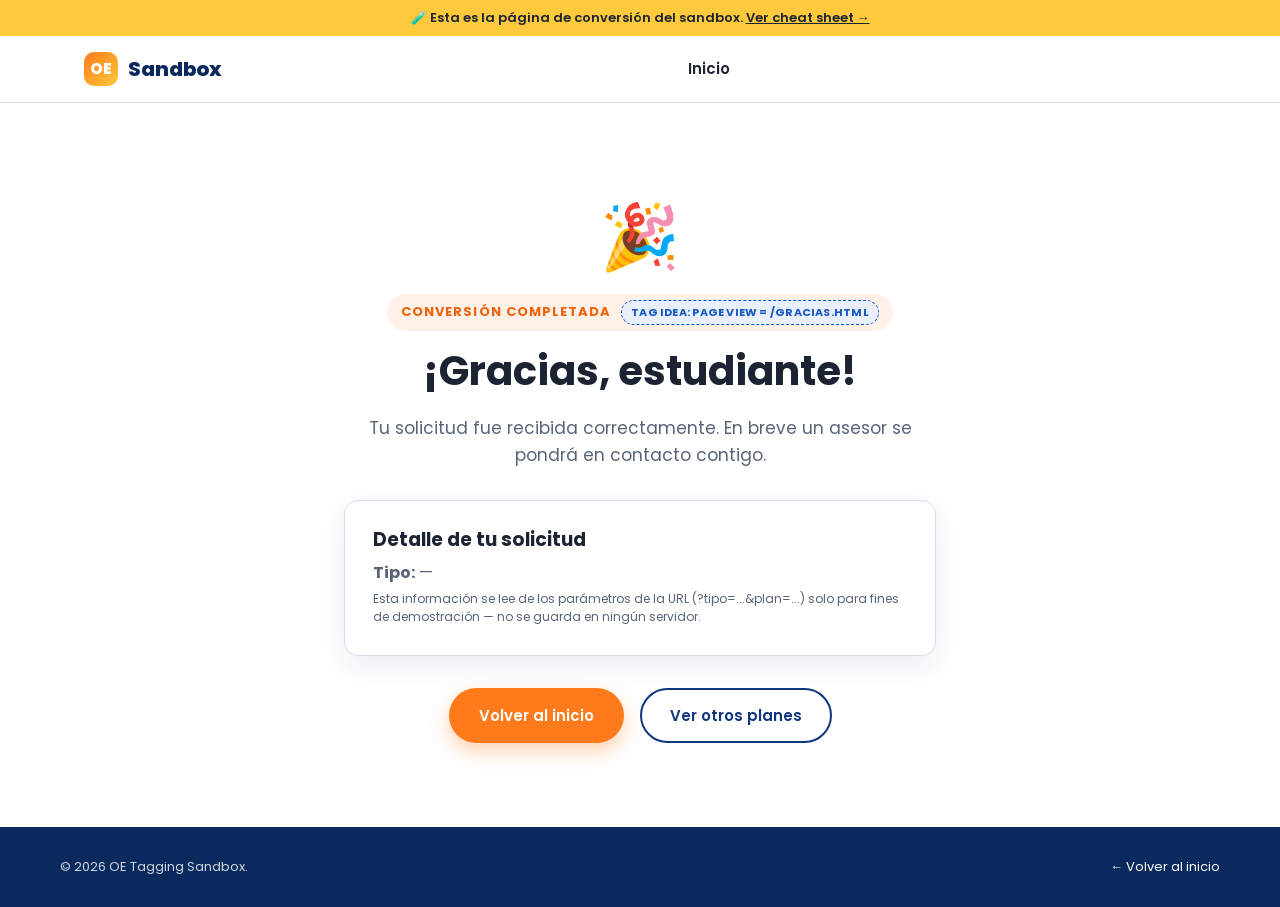
<file: gracias.html>
<!DOCTYPE html>
<html lang="es">
<head>
<!-- Google Tag Manager -->
<script>(function(w,d,s,l,i){w[l]=w[l]||[];w[l].push({'gtm.start':
new Date().getTime(),event:'gtm.js'});var f=d.getElementsByTagName(s)[0],
j=d.createElement(s),dl=l!='dataLayer'?'&l='+l:'';j.async=true;j.src=
'https://www.googletagmanager.com/gtm.js?id='+i+dl;f.parentNode.insertBefore(j,f);
})(window,document,'script','dataLayer','GTM-TQ2J5K9X');</script>
<!-- End Google Tag Manager -->
<meta charset="UTF-8">
<meta name="viewport" content="width=device-width, initial-scale=1.0">
<title>¡Gracias! | OE Tagging Sandbox</title>
<meta name="description" content="Página de confirmación / conversión — úsala como trigger de página vista para conversiones en GTM.">
<link rel="preconnect" href="https://fonts.googleapis.com">
<link href="https://fonts.googleapis.com/css2?family=Poppins:wght@400;500;600;700;800&display=swap" rel="stylesheet">
<link rel="stylesheet" href="assets/css/style.css">

<!-- Google Tag Manager -->
<script>(function(w,d,s,l,i){w[l]=w[l]||[];w[l].push({'gtm.start':
new Date().getTime(),event:'gtm.js'});var f=d.getElementsByTagName(s)[0],
j=d.createElement(s),dl=l!='dataLayer'?'&l='+l:'';j.async=true;j.src=
'https://www.googletagmanager.com/gtm.js?id='+i+dl;f.parentNode.insertBefore(j,f);
})(window,document,'script','dataLayer','GTM-XXXXXXX');</script>
<!-- End Google Tag Manager -->
</head>
<body>
<!-- Google Tag Manager (noscript) -->
<noscript><iframe src="https://www.googletagmanager.com/ns.html?id=GTM-TQ2J5K9X"
height="0" width="0" style="display:none;visibility:hidden"></iframe></noscript>
<!-- End Google Tag Manager (noscript) -->
  
<noscript><iframe src="https://www.googletagmanager.com/ns.html?id=GTM-XXXXXXX"
height="0" width="0" style="display:none;visibility:hidden"></iframe></noscript>

<div class="sandbox-banner">
  🧪 Esta es la página de conversión del sandbox. <a href="README.md">Ver cheat sheet →</a>
</div>

<header class="site-header">
  <nav class="nav">
    <a href="index.html" class="logo" data-nav-item="logo"><span class="logo-mark">OE</span> Sandbox</a>
    <ul class="nav-links" data-nav-links>
      <li><a href="index.html" data-nav-item="home">Inicio</a></li>
    </ul>
    <div class="nav-cta">
      <button class="nav-toggle" data-nav-toggle aria-label="Abrir menú">☰</button>
    </div>
  </nav>
</header>

<section class="section text-center">
  <div class="container" style="max-width:640px;">
    <div style="font-size:64px; margin-bottom:8px;">🎉</div>
    <span class="eyebrow">Conversión completada <span class="tag-hint" style="margin-left:6px;">tag idea: Page View = /gracias.html</span></span>
    <h1 class="section-title">¡Gracias, <span data-param="nombre">estudiante</span>!</h1>
    <p id="confirmation-message" style="font-size:17px;">Tu solicitud fue recibida correctamente. En breve un asesor se pondrá en contacto contigo.</p>

    <div class="card" style="text-align:left; margin:32px 0;">
      <h3>Detalle de tu solicitud</h3>
      <p style="margin-bottom:4px;"><strong>Tipo:</strong> <span data-param="tipo">—</span></p>
      <p style="margin-bottom:4px; display:none;" data-row-plan><strong>Plan seleccionado:</strong> <span data-param="plan">—</span></p>
      <p style="margin-bottom:4px; display:none;" data-row-precio><strong>Precio:</strong> $<span data-param="precio">—</span></p>
      <p style="margin-bottom:0; font-size:12px; color:var(--oe-gray-600);">Esta información se lee de los parámetros de la URL (?tipo=...&plan=...) solo para fines de demostración — no se guarda en ningún servidor.</p>
    </div>

    <a href="index.html" class="btn btn-primary" data-cta="thankyou-back-home">Volver al inicio</a>
    <a href="landing-pricing.html" class="btn btn-secondary" data-cta="thankyou-see-plans" style="margin-left:12px;">Ver otros planes</a>
  </div>
</section>

<footer class="site-footer" style="padding:30px 0;">
  <div class="container footer-bottom" style="border:none; padding:0;">
    <span>© 2026 OE Tagging Sandbox.</span>
    <a href="index.html" style="color:#fff;">← Volver al inicio</a>
  </div>
</footer>

<script src="assets/js/main.js"></script>
<script>
  // Solo para mostrar en pantalla los parámetros recibidos del formulario/plan.
  // No empuja nada a dataLayer a propósito: la página en sí (su URL) es lo que se tagguea.
  (function () {
    var params = new URLSearchParams(window.location.search);
    document.querySelectorAll('[data-param]').forEach(function (el) {
      var key = el.getAttribute('data-param');
      if (params.has(key) && params.get(key)) {
        el.textContent = decodeURIComponent(params.get(key));
      }
    });
    if (params.get('plan')) document.querySelector('[data-row-plan]').style.display = 'block';
    if (params.get('precio')) document.querySelector('[data-row-precio]').style.display = 'block';
  })();
</script>
</body>
</html>
</file>
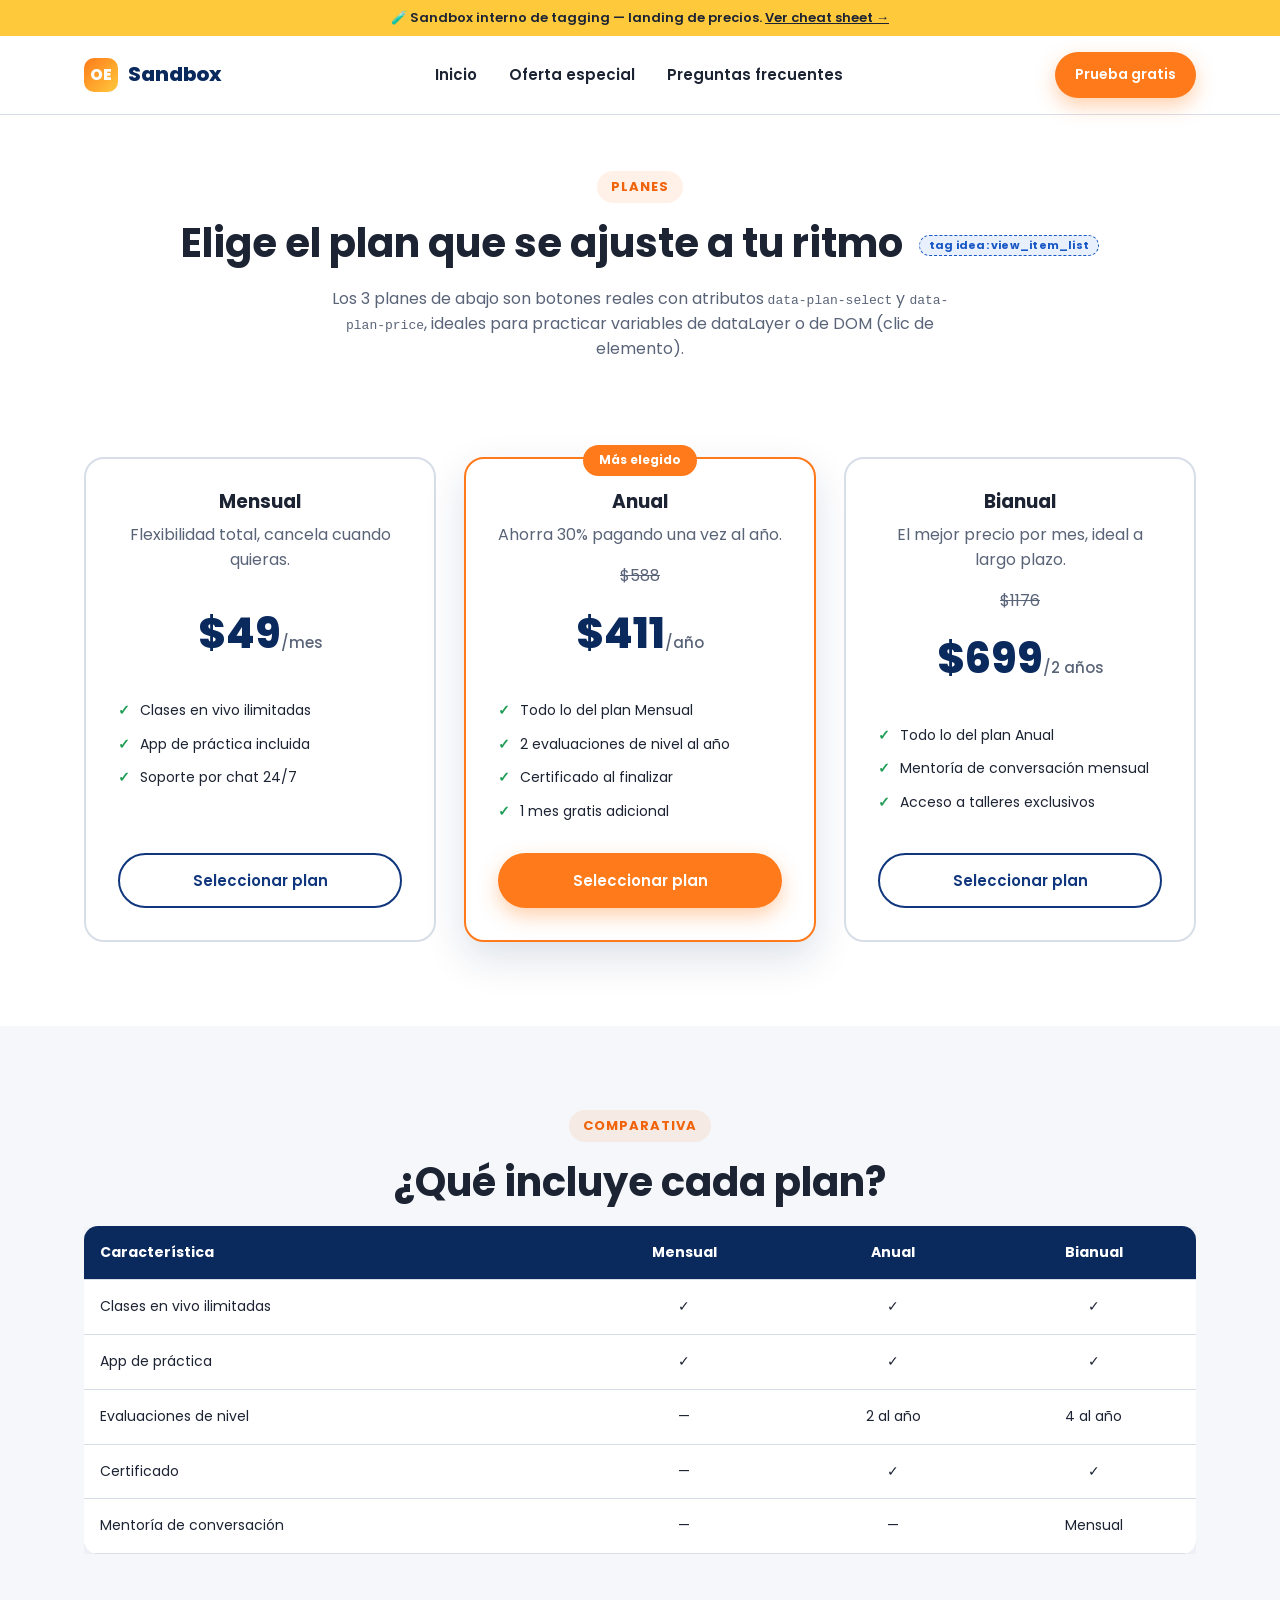
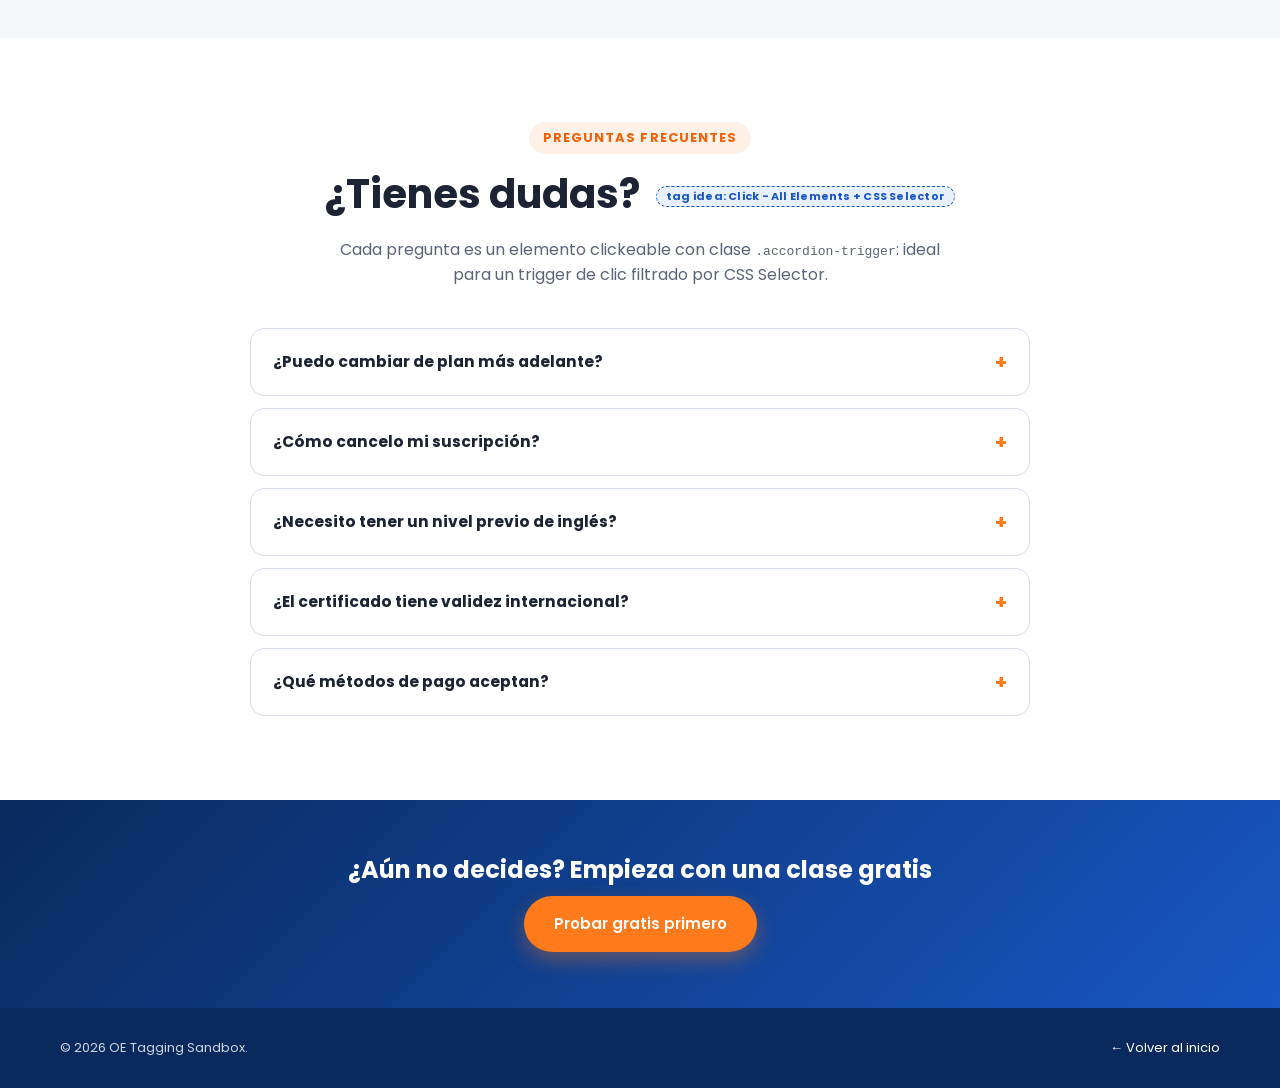
<file: landing-pricing.html>
<!DOCTYPE html>
<html lang="es">
<head>
<!-- Google Tag Manager -->
<script>(function(w,d,s,l,i){w[l]=w[l]||[];w[l].push({'gtm.start':
new Date().getTime(),event:'gtm.js'});var f=d.getElementsByTagName(s)[0],
j=d.createElement(s),dl=l!='dataLayer'?'&l='+l:'';j.async=true;j.src=
'https://www.googletagmanager.com/gtm.js?id='+i+dl;f.parentNode.insertBefore(j,f);
})(window,document,'script','dataLayer','GTM-TQ2J5K9X');</script>
<!-- End Google Tag Manager -->
<meta charset="UTF-8">
<meta name="viewport" content="width=device-width, initial-scale=1.0">
<title>Planes y Precios | OE Tagging Sandbox</title>
<meta name="description" content="Landing de pricing para practicar tagging tipo ecommerce: view_item_list, select_item, begin_checkout con GTM.">
<link rel="preconnect" href="https://fonts.googleapis.com">
<link href="https://fonts.googleapis.com/css2?family=Poppins:wght@400;500;600;700;800&display=swap" rel="stylesheet">
<link rel="stylesheet" href="assets/css/style.css">

<!-- Google Tag Manager -->
<script>(function(w,d,s,l,i){w[l]=w[l]||[];w[l].push({'gtm.start':
new Date().getTime(),event:'gtm.js'});var f=d.getElementsByTagName(s)[0],
j=d.createElement(s),dl=l!='dataLayer'?'&l='+l:'';j.async=true;j.src=
'https://www.googletagmanager.com/gtm.js?id='+i+dl;f.parentNode.insertBefore(j,f);
})(window,document,'script','dataLayer','GTM-XXXXXXX');</script>
<!-- End Google Tag Manager -->
</head>
<body>
<!-- Google Tag Manager (noscript) -->
<noscript><iframe src="https://www.googletagmanager.com/ns.html?id=GTM-TQ2J5K9X"
height="0" width="0" style="display:none;visibility:hidden"></iframe></noscript>
<!-- End Google Tag Manager (noscript) -->
  
<noscript><iframe src="https://www.googletagmanager.com/ns.html?id=GTM-XXXXXXX"
height="0" width="0" style="display:none;visibility:hidden"></iframe></noscript>

<div class="sandbox-banner">
  🧪 Sandbox interno de tagging — landing de precios. <a href="README.md">Ver cheat sheet →</a>
</div>

<header class="site-header">
  <nav class="nav">
    <a href="index.html" class="logo" data-nav-item="logo"><span class="logo-mark">OE</span> Sandbox</a>
    <ul class="nav-links" data-nav-links>
      <li><a href="index.html" data-nav-item="home">Inicio</a></li>
      <li><a href="landing-promo.html" data-nav-item="promo">Oferta especial</a></li>
      <li><a href="#faq" data-nav-item="faq">Preguntas frecuentes</a></li>
    </ul>
    <div class="nav-cta">
      <a href="landing-promo.html" class="btn btn-primary btn-sm" data-cta="nav-trial">Prueba gratis</a>
      <button class="nav-toggle" data-nav-toggle aria-label="Abrir menú">☰</button>
    </div>
  </nav>
</header>

<!-- ============ HERO ============ -->
<section class="section--tight text-center">
  <div class="container">
    <span class="eyebrow">Planes</span>
    <h1 class="section-title">Elige el plan que se ajuste a tu ritmo <span class="tag-hint">tag idea: view_item_list</span></h1>
    <p class="section-subtitle">Los 3 planes de abajo son botones reales con atributos <code>data-plan-select</code> y <code>data-plan-price</code>, ideales para practicar variables de dataLayer o de DOM (clic de elemento).</p>
  </div>
</section>

<!-- ============ PRICING CARDS ============ -->
<section class="section" style="padding-top:0;">
  <div class="container grid grid-3" data-item-list="planes-oe">

    <div class="pricing-card" data-item-id="plan-mensual">
      <h3>Mensual</h3>
      <p>Flexibilidad total, cancela cuando quieras.</p>
      <div class="price">$49<span>/mes</span></div>
      <ul class="plan-features">
        <li>Clases en vivo ilimitadas</li>
        <li>App de práctica incluida</li>
        <li>Soporte por chat 24/7</li>
      </ul>
      <button class="btn btn-secondary btn-block" data-plan-select="Mensual" data-plan-price="49" id="btn-plan-mensual">Seleccionar plan</button>
    </div>

    <div class="pricing-card is-featured" data-item-id="plan-anual">
      <span class="pricing-badge">Más elegido</span>
      <h3>Anual</h3>
      <p>Ahorra 30% pagando una vez al año.</p>
      <div class="price-old">$588</div>
      <div class="price">$411<span>/año</span></div>
      <ul class="plan-features">
        <li>Todo lo del plan Mensual</li>
        <li>2 evaluaciones de nivel al año</li>
        <li>Certificado al finalizar</li>
        <li>1 mes gratis adicional</li>
      </ul>
      <button class="btn btn-primary btn-block" data-plan-select="Anual" data-plan-price="411" id="btn-plan-anual">Seleccionar plan</button>
    </div>

    <div class="pricing-card" data-item-id="plan-bianual">
      <h3>Bianual</h3>
      <p>El mejor precio por mes, ideal a largo plazo.</p>
      <div class="price-old">$1176</div>
      <div class="price">$699<span>/2 años</span></div>
      <ul class="plan-features">
        <li>Todo lo del plan Anual</li>
        <li>Mentoría de conversación mensual</li>
        <li>Acceso a talleres exclusivos</li>
      </ul>
      <button class="btn btn-secondary btn-block" data-plan-select="Bianual" data-plan-price="699" id="btn-plan-bianual">Seleccionar plan</button>
    </div>

  </div>
</section>

<!-- ============ TABLA COMPARATIVA ============ -->
<section class="section section--gray">
  <div class="container">
    <div class="text-center">
      <span class="eyebrow">Comparativa</span>
      <h2 class="section-title">¿Qué incluye cada plan?</h2>
    </div>
    <div style="overflow-x:auto;">
      <table class="compare-table">
        <thead>
          <tr><th>Característica</th><th>Mensual</th><th>Anual</th><th>Bianual</th></tr>
        </thead>
        <tbody>
          <tr><td>Clases en vivo ilimitadas</td><td>✓</td><td>✓</td><td>✓</td></tr>
          <tr><td>App de práctica</td><td>✓</td><td>✓</td><td>✓</td></tr>
          <tr><td>Evaluaciones de nivel</td><td>—</td><td>2 al año</td><td>4 al año</td></tr>
          <tr><td>Certificado</td><td>—</td><td>✓</td><td>✓</td></tr>
          <tr><td>Mentoría de conversación</td><td>—</td><td>—</td><td>Mensual</td></tr>
        </tbody>
      </table>
    </div>
  </div>
</section>

<!-- ============ FAQ ACCORDION ============ -->
<section class="section" id="faq">
  <div class="container">
    <div class="text-center">
      <span class="eyebrow">Preguntas frecuentes</span>
      <h2 class="section-title">¿Tienes dudas? <span class="tag-hint">tag idea: Click - All Elements + CSS Selector</span></h2>
      <p class="section-subtitle">Cada pregunta es un elemento clickeable con clase <code>.accordion-trigger</code>: ideal para un trigger de clic filtrado por CSS Selector.</p>
    </div>
    <div class="accordion">
      <div class="accordion-item" data-faq-id="cambio-plan">
        <button class="accordion-trigger">¿Puedo cambiar de plan más adelante?<span class="icon">+</span></button>
        <div class="accordion-panel"><p>Sí, puedes hacer upgrade o downgrade de tu plan en cualquier momento desde tu cuenta.</p></div>
      </div>
      <div class="accordion-item" data-faq-id="cancelacion">
        <button class="accordion-trigger">¿Cómo cancelo mi suscripción?<span class="icon">+</span></button>
        <div class="accordion-panel"><p>Puedes cancelar cuando quieras desde la sección de configuración de tu cuenta, sin penalidades.</p></div>
      </div>
      <div class="accordion-item" data-faq-id="nivel">
        <button class="accordion-trigger">¿Necesito tener un nivel previo de inglés?<span class="icon">+</span></button>
        <div class="accordion-panel"><p>No, hacemos una evaluación inicial gratuita para ubicarte en el nivel correcto desde tu primera clase.</p></div>
      </div>
      <div class="accordion-item" data-faq-id="certificado">
        <button class="accordion-trigger">¿El certificado tiene validez internacional?<span class="icon">+</span></button>
        <div class="accordion-panel"><p>El certificado avala el nivel alcanzado dentro de nuestro programa y es aceptado por empresas aliadas.</p></div>
      </div>
      <div class="accordion-item" data-faq-id="pago">
        <button class="accordion-trigger">¿Qué métodos de pago aceptan?<span class="icon">+</span></button>
        <div class="accordion-panel"><p>Tarjetas de crédito/débito, y en algunos países pago contra entrega o transferencia bancaria.</p></div>
      </div>
    </div>
  </div>
</section>

<!-- ============ CTA final ============ -->
<section class="section--navy section--tight text-center">
  <div class="container">
    <h2 style="color:#fff;">¿Aún no decides? Empieza con una clase gratis</h2>
    <a href="landing-promo.html" class="btn btn-primary" data-cta="pricing-to-promo">Probar gratis primero</a>
  </div>
</section>

<footer class="site-footer" style="padding:30px 0;">
  <div class="container footer-bottom" style="border:none; padding:0;">
    <span>© 2026 OE Tagging Sandbox.</span>
    <a href="index.html" style="color:#fff;">← Volver al inicio</a>
  </div>
</footer>

<script src="assets/js/main.js"></script>
</body>
</html>
</file>
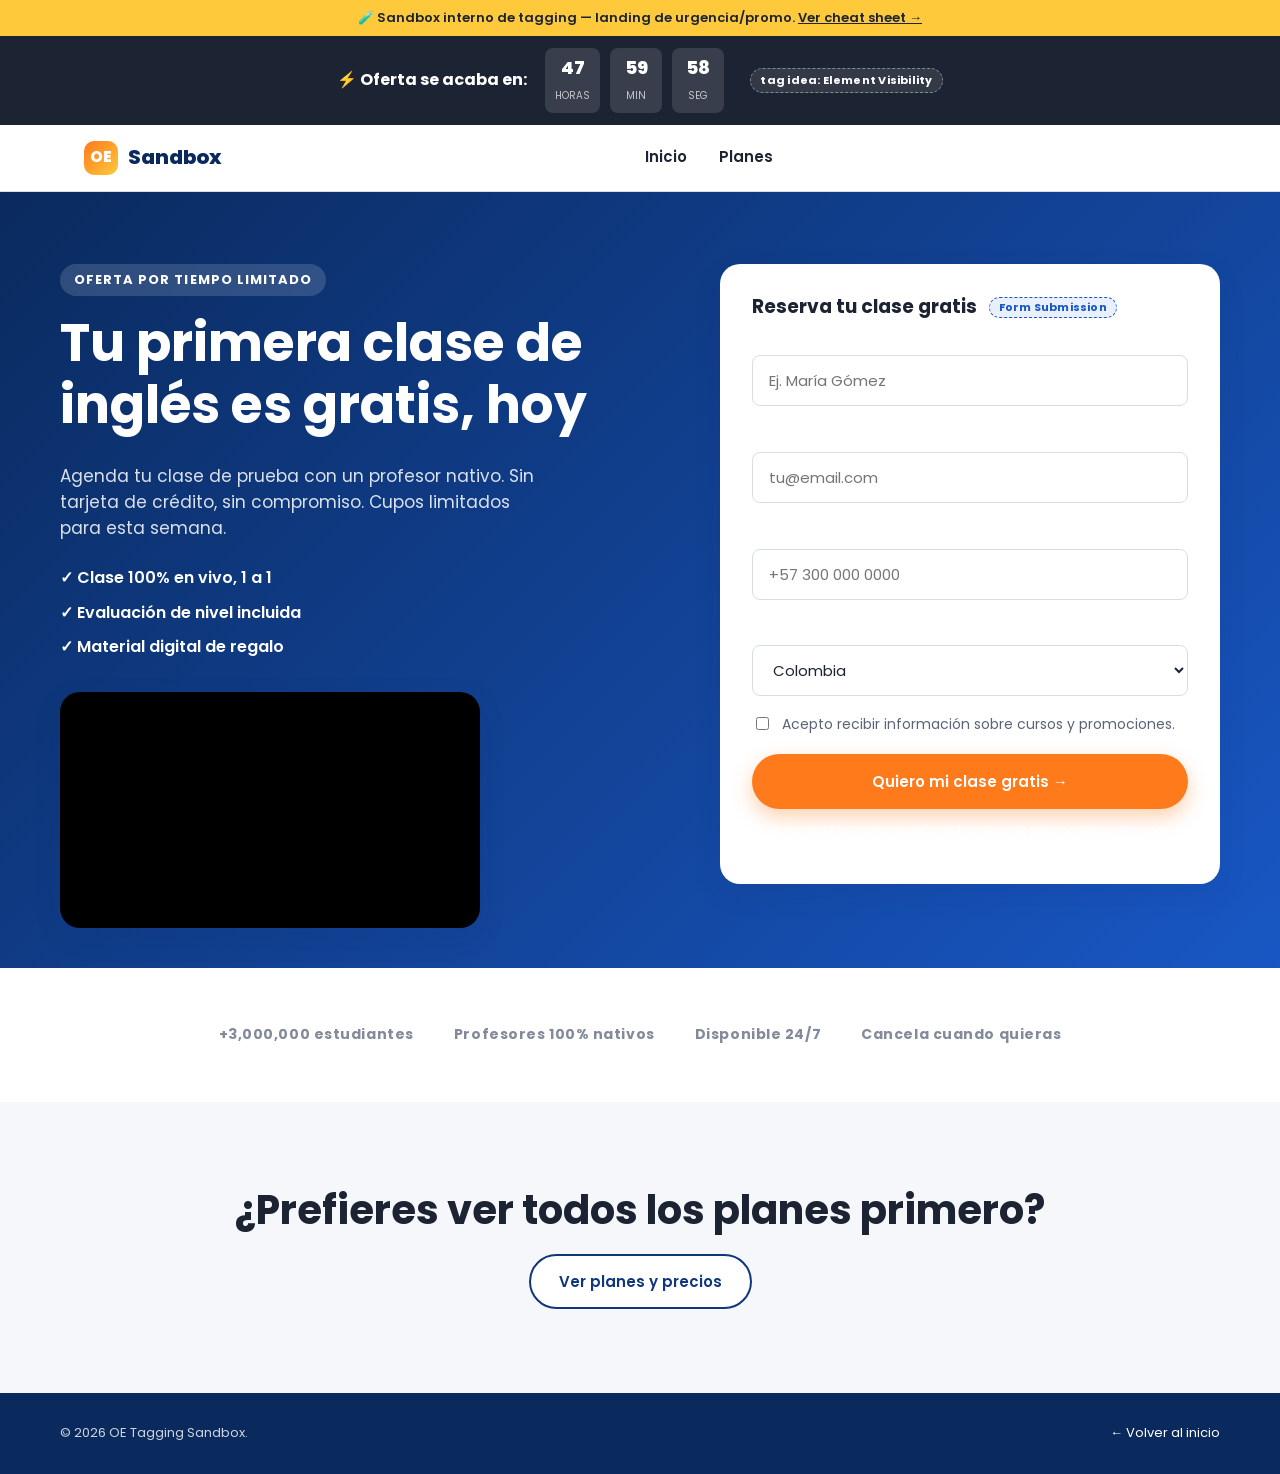
<file: landing-promo.html>
<!DOCTYPE html>
<html lang="es">
<head>
<!-- Google Tag Manager -->
<script>(function(w,d,s,l,i){w[l]=w[l]||[];w[l].push({'gtm.start':
new Date().getTime(),event:'gtm.js'});var f=d.getElementsByTagName(s)[0],
j=d.createElement(s),dl=l!='dataLayer'?'&l='+l:'';j.async=true;j.src=
'https://www.googletagmanager.com/gtm.js?id='+i+dl;f.parentNode.insertBefore(j,f);
})(window,document,'script','dataLayer','GTM-TQ2J5K9X');</script>
<!-- End Google Tag Manager -->
<meta charset="UTF-8">
<meta name="viewport" content="width=device-width, initial-scale=1.0">
<title>Prueba Gratis — Oferta por Tiempo Limitado | OE Tagging Sandbox</title>
<meta name="description" content="Landing de urgencia/promo para practicar countdown, lead forms y sticky CTA con GTM.">
<link rel="preconnect" href="https://fonts.googleapis.com">
<link href="https://fonts.googleapis.com/css2?family=Poppins:wght@400;500;600;700;800&display=swap" rel="stylesheet">
<link rel="stylesheet" href="assets/css/style.css">

<!-- Google Tag Manager -->
<script>(function(w,d,s,l,i){w[l]=w[l]||[];w[l].push({'gtm.start':
new Date().getTime(),event:'gtm.js'});var f=d.getElementsByTagName(s)[0],
j=d.createElement(s),dl=l!='dataLayer'?'&l='+l:'';j.async=true;j.src=
'https://www.googletagmanager.com/gtm.js?id='+i+dl;f.parentNode.insertBefore(j,f);
})(window,document,'script','dataLayer','GTM-XXXXXXX');</script>
<!-- End Google Tag Manager -->
</head>
<body>
<!-- Google Tag Manager (noscript) -->
<noscript><iframe src="https://www.googletagmanager.com/ns.html?id=GTM-TQ2J5K9X"
height="0" width="0" style="display:none;visibility:hidden"></iframe></noscript>
<!-- End Google Tag Manager (noscript) -->
  
<noscript><iframe src="https://www.googletagmanager.com/ns.html?id=GTM-XXXXXXX"
height="0" width="0" style="display:none;visibility:hidden"></iframe></noscript>

<div class="sandbox-banner">
  🧪 Sandbox interno de tagging — landing de urgencia/promo. <a href="README.md">Ver cheat sheet →</a>
</div>

<!-- ============ COUNTDOWN BAR ============ -->
<div class="countdown-bar">
  <div class="container">
    <strong>⚡ Oferta se acaba en:</strong>
    <div class="countdown-timer" data-countdown>
      <div><span data-cd-hours>48</span><small>Horas</small></div>
      <div><span data-cd-minutes>00</span><small>Min</small></div>
      <div><span data-cd-seconds>00</span><small>Seg</small></div>
    </div>
    <span class="tag-hint" style="background:rgba(255,255,255,.1); color:#fff; border-color:rgba(255,255,255,.4);">tag idea: Element Visibility</span>
  </div>
</div>

<!-- ============ HEADER SIMPLE ============ -->
<header class="site-header">
  <nav class="nav">
    <a href="index.html" class="logo" data-nav-item="logo"><span class="logo-mark">OE</span> Sandbox</a>
    <ul class="nav-links" data-nav-links>
      <li><a href="index.html" data-nav-item="home">Inicio</a></li>
      <li><a href="landing-pricing.html" data-nav-item="pricing">Planes</a></li>
    </ul>
    <div class="nav-cta">
      <button class="nav-toggle" data-nav-toggle aria-label="Abrir menú">☰</button>
    </div>
  </nav>
</header>

<!-- ============ HERO + FORM ============ -->
<section class="section--navy">
  <div class="container hero" style="align-items:flex-start;">
    <div>
      <span class="eyebrow" style="background:rgba(255,255,255,.15); color:#fff;">Oferta por tiempo limitado</span>
      <h1>Tu primera clase de inglés es gratis, hoy</h1>
      <p style="color:rgba(255,255,255,.85); font-size:17px; max-width:480px;">
        Agenda tu clase de prueba con un profesor nativo. Sin tarjeta de crédito, sin compromiso.
        Cupos limitados para esta semana.
      </p>
      <ul style="margin-top:24px; display:flex; flex-direction:column; gap:10px;">
        <li style="color:#fff; font-weight:600;">✓ Clase 100% en vivo, 1 a 1</li>
        <li style="color:#fff; font-weight:600;">✓ Evaluación de nivel incluida</li>
        <li style="color:#fff; font-weight:600;">✓ Material digital de regalo</li>
      </ul>
      <div class="video-frame" style="max-width:420px; margin-top:32px;">
        <iframe
          src="https://www.youtube.com/embed/YE7VzlLtp-4?enablejsapi=1&rel=0"
          title="Testimonio en video (placeholder)"
          allow="accelerometer; autoplay; clipboard-write; encrypted-media; gyroscope; picture-in-picture"
          allowfullscreen></iframe>
      </div>
    </div>

    <div class="form-card" id="lead-form-card">
      <h3 style="color:var(--oe-gray-900);">Reserva tu clase gratis <span class="tag-hint">Form Submission</span></h3>
      <form data-lead-form id="form-lead-promo" name="lead-promo" method="POST" data-netlify="true" netlify-honeypot="bot-field" action="/gracias.html?tipo=prueba-gratis">
  <input type="hidden" name="form-name" value="lead-promo" />
  <p style="display:none;"><label>No llenar: <input name="bot-field" /></label></p>
        <div class="field">
          <label for="lead-name">Nombre completo</label>
          <input type="text" id="lead-name" name="name" placeholder="Ej. María Gómez" required>
        </div>
        <div class="field">
          <label for="lead-email">Correo electrónico</label>
          <input type="email" id="lead-email" name="email" placeholder="tu@email.com" required>
        </div>
        <div class="field">
          <label for="lead-phone">Teléfono / WhatsApp</label>
          <input type="tel" id="lead-phone" name="phone" placeholder="+57 300 000 0000" required>
        </div>
        <div class="field">
          <label for="lead-country">País</label>
          <select id="lead-country" name="country">
            <option value="CO">Colombia</option>
            <option value="MX">México</option>
            <option value="BR">Brasil</option>
            <option value="AR">Argentina</option>
            <option value="ES">España</option>
            <option value="US">Estados Unidos</option>
            <option value="OTRO">Otro</option>
          </select>
        </div>
        <div class="field field-check">
          <input type="checkbox" id="lead-terms" name="terms" required>
          <label for="lead-terms" style="margin:0; font-weight:400;">Acepto recibir información sobre cursos y promociones.</label>
        </div>
        <button type="submit" class="btn btn-primary btn-block" id="btn-submit-lead" data-cta="submit-lead-promo">Quiero mi clase gratis →</button>
      </form>
      <p class="form-note">Al enviar este formulario serás redirigido a la página de confirmación.</p>
    </div>
  </div>
</section>

<!-- ============ TRUST ============ -->
<section class="section--tight">
  <div class="container">
    <div class="trust-strip">
      <span>+3,000,000 estudiantes</span>
      <span>Profesores 100% nativos</span>
      <span>Disponible 24/7</span>
      <span>Cancela cuando quieras</span>
    </div>
  </div>
</section>

<!-- ============ CTA final ============ -->
<section class="section section--gray text-center">
  <div class="container">
    <h2 class="section-title">¿Prefieres ver todos los planes primero?</h2>
    <a href="landing-pricing.html" class="btn btn-secondary" data-cta="promo-to-pricing">Ver planes y precios</a>
  </div>
</section>

<!-- ============ STICKY CTA MOBILE ============ -->
<div class="sticky-cta" data-sticky-cta>
  <div>
    <strong>Cupos limitados esta semana</strong>
    <small>Clase de prueba 100% gratis</small>
  </div>
  <a href="#lead-form-card" class="btn btn-primary btn-sm" data-cta="sticky-cta-trial">Reservar</a>
</div>

<footer class="site-footer" style="padding:30px 0;">
  <div class="container footer-bottom" style="border:none; padding:0;">
    <span>© 2026 OE Tagging Sandbox.</span>
    <a href="index.html" style="color:#fff;">← Volver al inicio</a>
  </div>
</footer>

<script src="assets/js/main.js"></script>
</body>
</html>
</file>
<file: assets/css/style.css>
/* ==========================================================================
   OE Tagging Sandbox — hoja de estilos compartida
   Paleta inspirada en el mundo edtech de aprendizaje de idiomas
   (azul confianza + acento naranja energía) — NO son assets oficiales,
   es un sitio de práctica interno.
   ========================================================================== */

:root {
  --oe-blue-900: #0a2a5e;
  --oe-blue-700: #10367d;
  --oe-blue-500: #1857c4;
  --oe-blue-100: #e8f0fe;
  --oe-orange-500: #ff7a1a;
  --oe-orange-600: #f0630a;
  --oe-yellow-400: #ffc93c;
  --oe-gray-900: #1c2333;
  --oe-gray-600: #5a6478;
  --oe-gray-300: #d8dee8;
  --oe-gray-100: #f5f7fb;
  --oe-white: #ffffff;
  --oe-green-600: #1f9d55;
  --radius-lg: 20px;
  --radius-md: 14px;
  --radius-sm: 8px;
  --shadow-card: 0 10px 30px rgba(10, 42, 94, 0.08);
  --shadow-hover: 0 16px 40px rgba(10, 42, 94, 0.14);
  --max-width: 1160px;
}

* { box-sizing: border-box; }

html { scroll-behavior: smooth; }

body {
  margin: 0;
  font-family: "Poppins", "Segoe UI", Arial, sans-serif;
  color: var(--oe-gray-900);
  background: var(--oe-white);
  line-height: 1.55;
  -webkit-font-smoothing: antialiased;
}

h1, h2, h3, h4 { font-weight: 700; margin: 0 0 .5em; line-height: 1.2; }
p { margin: 0 0 1em; color: var(--oe-gray-600); }
a { color: inherit; text-decoration: none; }
img { max-width: 100%; display: block; }
ul { margin: 0; padding: 0; list-style: none; }
button { font-family: inherit; cursor: pointer; }

.container {
  max-width: var(--max-width);
  margin: 0 auto;
  padding: 0 24px;
}

.section { padding: 84px 0; }
.section--tight { padding: 56px 0; }
.section--gray { background: var(--oe-gray-100); }
.section--navy {
  background: linear-gradient(135deg, var(--oe-blue-900), var(--oe-blue-500));
  color: var(--oe-white);
}
.section--navy p { color: rgba(255,255,255,.82); }

.eyebrow {
  display: inline-block;
  font-size: 13px;
  font-weight: 700;
  letter-spacing: .08em;
  text-transform: uppercase;
  color: var(--oe-orange-600);
  background: rgba(255, 122, 26, .1);
  padding: 6px 14px;
  border-radius: 999px;
  margin-bottom: 16px;
}

.section-title { font-size: clamp(26px, 4vw, 40px); }
.section-subtitle { max-width: 640px; margin: 0 auto 40px; text-align: center; }
.text-center { text-align: center; }

/* Buttons ---------------------------------------------------------------- */
.btn {
  display: inline-flex;
  align-items: center;
  justify-content: center;
  gap: 8px;
  padding: 14px 28px;
  border-radius: 999px;
  font-weight: 600;
  font-size: 15px;
  border: 2px solid transparent;
  transition: transform .15s ease, box-shadow .15s ease, background .15s ease;
  white-space: nowrap;
}
.btn:active { transform: translateY(1px); }
.btn-primary {
  background: var(--oe-orange-500);
  color: var(--oe-white);
  box-shadow: 0 8px 20px rgba(255, 122, 26, .35);
}
.btn-primary:hover { background: var(--oe-orange-600); box-shadow: 0 10px 26px rgba(255, 122, 26, .45); }
.btn-secondary {
  background: var(--oe-white);
  color: var(--oe-blue-700);
  border-color: var(--oe-blue-700);
}
.btn-secondary:hover { background: var(--oe-blue-100); }
.btn-ghost { background: transparent; color: var(--oe-white); border-color: rgba(255,255,255,.6); }
.btn-ghost:hover { background: rgba(255,255,255,.12); }
.btn-block { width: 100%; }
.btn-sm { padding: 10px 18px; font-size: 14px; }

/* Header / nav ------------------------------------------------------------ */
.site-header {
  position: sticky;
  top: 0;
  z-index: 100;
  background: rgba(255,255,255,.95);
  backdrop-filter: blur(6px);
  border-bottom: 1px solid var(--oe-gray-300);
}
.nav {
  display: flex;
  align-items: center;
  justify-content: space-between;
  padding: 16px 24px;
  max-width: var(--max-width);
  margin: 0 auto;
}
.logo { display: flex; align-items: center; gap: 10px; font-weight: 800; font-size: 20px; color: var(--oe-blue-900); }
.logo-mark {
  width: 34px; height: 34px; border-radius: 10px;
  background: linear-gradient(135deg, var(--oe-orange-500), var(--oe-yellow-400));
  display: flex; align-items: center; justify-content: center;
  color: #fff; font-weight: 800; font-size: 16px;
}
.nav-links { display: flex; gap: 28px; align-items: center; }
.nav-links a { font-weight: 600; font-size: 15px; color: var(--oe-gray-900); padding: 6px 2px; }
.nav-links a:hover { color: var(--oe-blue-500); }
.nav-cta { display: flex; align-items: center; gap: 14px; }
.nav-toggle { display: none; background: none; border: none; font-size: 24px; color: var(--oe-blue-900); }

@media (max-width: 860px) {
  .nav-links { position: absolute; top: 100%; left: 0; right: 0; background: #fff; flex-direction: column; padding: 20px 24px; gap: 16px; border-bottom: 1px solid var(--oe-gray-300); display: none; }
  .nav-links.is-open { display: flex; }
  .nav-toggle { display: block; }
  .nav-cta .btn-secondary { display: none; }
}

/* Hero --------------------------------------------------------------------*/
.hero {
  display: grid;
  grid-template-columns: 1.1fr .9fr;
  gap: 48px;
  align-items: center;
  padding: 72px 0 40px;
}
.hero h1 { font-size: clamp(32px, 5vw, 52px); color: var(--oe-white); }
.hero-actions { display: flex; gap: 16px; flex-wrap: wrap; margin-top: 28px; }
.hero-stats { display: flex; gap: 32px; margin-top: 40px; flex-wrap: wrap; }
.hero-stat strong { display: block; font-size: 26px; color: var(--oe-white); }
.hero-stat span { font-size: 13px; color: rgba(255,255,255,.75); }
.hero-visual {
  background: var(--oe-white);
  border-radius: var(--radius-lg);
  padding: 16px;
  box-shadow: var(--shadow-card);
}
.hero-visual img { border-radius: var(--radius-md); }

@media (max-width: 860px) {
  .hero { grid-template-columns: 1fr; padding-top: 40px; }
}

/* Cards / grids ------------------------------------------------------------*/
.grid { display: grid; gap: 28px; }
.grid-3 { grid-template-columns: repeat(3, 1fr); }
.grid-4 { grid-template-columns: repeat(4, 1fr); }
@media (max-width: 900px) { .grid-3, .grid-4 { grid-template-columns: repeat(2, 1fr); } }
@media (max-width: 600px) { .grid-3, .grid-4 { grid-template-columns: 1fr; } }

.card {
  background: var(--oe-white);
  border: 1px solid var(--oe-gray-300);
  border-radius: var(--radius-md);
  padding: 28px;
  box-shadow: var(--shadow-card);
  transition: transform .18s ease, box-shadow .18s ease;
}
.card:hover { transform: translateY(-4px); box-shadow: var(--shadow-hover); }
.card-icon {
  width: 48px; height: 48px; border-radius: 12px;
  background: var(--oe-blue-100); color: var(--oe-blue-500);
  display: flex; align-items: center; justify-content: center;
  font-size: 22px; margin-bottom: 16px;
}

/* Gallery ------------------------------------------------------------------*/
.gallery { display: grid; grid-template-columns: repeat(4, 1fr); gap: 16px; }
.gallery-item {
  border-radius: var(--radius-md);
  overflow: hidden;
  position: relative;
  cursor: zoom-in;
  aspect-ratio: 4/3;
  border: none;
  padding: 0;
}
.gallery-item img { width: 100%; height: 100%; object-fit: cover; transition: transform .3s ease; }
.gallery-item:hover img { transform: scale(1.08); }
.gallery-caption {
  position: absolute; inset: auto 0 0 0;
  background: linear-gradient(0deg, rgba(10,42,94,.85), transparent);
  color: #fff; font-size: 13px; font-weight: 600; padding: 20px 12px 10px; text-align: left;
}
@media (max-width: 900px) { .gallery { grid-template-columns: repeat(2, 1fr); } }

.lightbox {
  position: fixed; inset: 0; background: rgba(10,15,30,.9);
  display: none; align-items: center; justify-content: center; z-index: 999; padding: 24px;
}
.lightbox.is-open { display: flex; }
.lightbox img { max-height: 84vh; border-radius: var(--radius-md); }
.lightbox-close {
  position: absolute; top: 24px; right: 32px; color: #fff; font-size: 32px; background: none; border: none;
}

/* Video ---------------------------------------------------------------------*/
.video-frame {
  position: relative;
  border-radius: var(--radius-lg);
  overflow: hidden;
  box-shadow: var(--shadow-card);
  aspect-ratio: 16/9;
  background: #000;
}
.video-frame iframe, .video-frame video { width: 100%; height: 100%; border: 0; }

/* Testimonials / comments ---------------------------------------------------*/
.testimonial-card { display: flex; gap: 16px; align-items: flex-start; }
.avatar { width: 52px; height: 52px; border-radius: 50%; object-fit: cover; flex-shrink: 0; }
.stars { color: var(--oe-yellow-400); font-size: 14px; margin-bottom: 6px; }
.comment-list { display: flex; flex-direction: column; gap: 20px; margin-top: 28px; }
.comment-item { display: flex; gap: 14px; border-bottom: 1px solid var(--oe-gray-300); padding-bottom: 20px; }
.comment-body { flex: 1; }
.comment-meta { display: flex; justify-content: space-between; align-items: center; }
.comment-name { font-weight: 700; }
.comment-date { font-size: 12px; color: var(--oe-gray-600); }

/* Forms -----------------------------------------------------------------------*/
.form-card {
  background: var(--oe-white);
  border-radius: var(--radius-lg);
  padding: 32px;
  box-shadow: var(--shadow-card);
}
.field { margin-bottom: 18px; }
.field label { display: block; font-weight: 600; font-size: 14px; margin-bottom: 6px; }
.field input, .field select, .field textarea {
  width: 100%;
  padding: 13px 16px;
  border: 1.5px solid var(--oe-gray-300);
  border-radius: var(--radius-sm);
  font-family: inherit;
  font-size: 15px;
  background: #fff;
  color: var(--oe-gray-900);
}
.field input:focus, .field select:focus, .field textarea:focus {
  outline: none; border-color: var(--oe-blue-500); box-shadow: 0 0 0 3px rgba(24,87,196,.15);
}
.field-check { display: flex; align-items: flex-start; gap: 10px; font-size: 13px; color: var(--oe-gray-600); }
.field-check input { width: auto; }
.form-note { font-size: 12px; color: var(--oe-gray-600); text-align: center; margin-top: 12px; }
.form-success {
  display: none;
  background: rgba(31,157,85,.08);
  border: 1.5px solid var(--oe-green-600);
  color: var(--oe-green-600);
  padding: 14px 18px;
  border-radius: var(--radius-sm);
  font-weight: 600;
  margin-top: 16px;
}
.form-success.is-visible { display: block; }

/* Pricing ------------------------------------------------------------------*/
.pricing-card {
  background: var(--oe-white);
  border: 2px solid var(--oe-gray-300);
  border-radius: var(--radius-lg);
  padding: 32px;
  text-align: center;
  position: relative;
  display: flex;
  flex-direction: column;
}
.pricing-card.is-featured { border-color: var(--oe-orange-500); box-shadow: var(--shadow-hover); }
.pricing-badge {
  position: absolute; top: -14px; left: 50%; transform: translateX(-50%);
  background: var(--oe-orange-500); color: #fff; font-size: 12px; font-weight: 700;
  padding: 6px 16px; border-radius: 999px; white-space: nowrap;
}
.price { font-size: 42px; font-weight: 800; color: var(--oe-blue-900); margin: 12px 0 4px; }
.price span { font-size: 15px; font-weight: 500; color: var(--oe-gray-600); }
.price-old { text-decoration: line-through; color: var(--oe-gray-600); font-size: 16px; }
.plan-features { text-align: left; margin: 24px 0; flex: 1; }
.plan-features li { display: flex; gap: 10px; padding: 6px 0; font-size: 14px; }
.plan-features li::before { content: "✓"; color: var(--oe-green-600); font-weight: 800; }

.compare-table { width: 100%; border-collapse: collapse; background: #fff; border-radius: var(--radius-md); overflow: hidden; box-shadow: var(--shadow-card); }
.compare-table th, .compare-table td { padding: 16px; text-align: center; border-bottom: 1px solid var(--oe-gray-300); font-size: 14px; }
.compare-table th:first-child, .compare-table td:first-child { text-align: left; }
.compare-table thead th { background: var(--oe-blue-900); color: #fff; }

/* FAQ / accordion ------------------------------------------------------------*/
.accordion { max-width: 780px; margin: 0 auto; display: flex; flex-direction: column; gap: 12px; }
.accordion-item { background: #fff; border: 1px solid var(--oe-gray-300); border-radius: var(--radius-md); overflow: hidden; }
.accordion-trigger {
  width: 100%; display: flex; justify-content: space-between; align-items: center;
  padding: 18px 22px; background: none; border: none; font-weight: 700; font-size: 15.5px;
  text-align: left; color: var(--oe-gray-900);
}
.accordion-trigger .icon { transition: transform .2s ease; color: var(--oe-orange-500); font-size: 20px; }
.accordion-item.is-open .accordion-trigger .icon { transform: rotate(45deg); }
.accordion-panel { max-height: 0; overflow: hidden; transition: max-height .25s ease; padding: 0 22px; }
.accordion-item.is-open .accordion-panel { max-height: 320px; padding-bottom: 20px; }
.accordion-panel p { margin: 0; }

/* Countdown -------------------------------------------------------------------*/
.countdown-bar {
  background: var(--oe-gray-900);
  color: #fff;
  padding: 12px 0;
  position: sticky;
  top: 0;
  z-index: 200;
}
.countdown-bar .container { display: flex; align-items: center; justify-content: center; gap: 18px; flex-wrap: wrap; }
.countdown-timer { display: flex; gap: 10px; }
.countdown-timer div {
  background: rgba(255,255,255,.12); border-radius: 8px; padding: 6px 10px; min-width: 52px; text-align: center;
}
.countdown-timer span { display: block; font-size: 18px; font-weight: 800; }
.countdown-timer small { font-size: 10px; text-transform: uppercase; opacity: .7; }

/* Sticky mobile CTA -------------------------------------------------------------*/
.sticky-cta {
  position: fixed; bottom: 0; left: 0; right: 0; z-index: 300;
  background: #fff; border-top: 1px solid var(--oe-gray-300);
  padding: 14px 20px; display: none; align-items: center; justify-content: space-between; gap: 16px;
  box-shadow: 0 -8px 20px rgba(0,0,0,.08);
}
.sticky-cta.is-visible { display: flex; }
.sticky-cta strong { font-size: 14px; }
.sticky-cta small { display: block; color: var(--oe-gray-600); font-size: 12px; }

/* Badges / trust -------------------------------------------------------------------*/
.trust-strip { display: flex; align-items: center; justify-content: center; gap: 40px; flex-wrap: wrap; opacity: .75; }
.trust-strip span { font-weight: 700; letter-spacing: .04em; color: var(--oe-gray-600); font-size: 14px; }

/* Footer ---------------------------------------------------------------------------*/
.site-footer { background: var(--oe-blue-900); color: rgba(255,255,255,.8); padding: 60px 0 30px; }
.footer-grid { display: grid; grid-template-columns: 2fr 1fr 1fr 1fr; gap: 32px; margin-bottom: 40px; }
.footer-grid h4 { color: #fff; font-size: 15px; }
.footer-grid a { display: block; padding: 5px 0; font-size: 14px; color: rgba(255,255,255,.72); }
.footer-grid a:hover { color: var(--oe-orange-500); }
.social-row { display: flex; gap: 12px; margin-top: 16px; }
.social-row a {
  width: 38px; height: 38px; border-radius: 50%; background: rgba(255,255,255,.1);
  display: flex; align-items: center; justify-content: center; padding: 0; font-size: 15px;
}
.social-row a:hover { background: var(--oe-orange-500); }
.footer-bottom { border-top: 1px solid rgba(255,255,255,.12); padding-top: 20px; font-size: 13px; display: flex; justify-content: space-between; flex-wrap: wrap; gap: 10px; }
@media (max-width: 760px) { .footer-grid { grid-template-columns: 1fr 1fr; } }

/* Utility badge for the sandbox notice ------------------------------------------------*/
.sandbox-banner {
  background: var(--oe-yellow-400);
  color: var(--oe-gray-900);
  text-align: center;
  font-size: 13px;
  font-weight: 600;
  padding: 8px 16px;
}
.sandbox-banner a { text-decoration: underline; }

.tag-hint {
  display: inline-flex;
  align-items: center;
  gap: 6px;
  font-size: 11px;
  font-weight: 700;
  letter-spacing: .02em;
  color: var(--oe-blue-500);
  background: var(--oe-blue-100);
  border: 1px dashed var(--oe-blue-500);
  padding: 3px 9px;
  border-radius: 999px;
  margin-left: 8px;
  vertical-align: middle;
}
</file>
